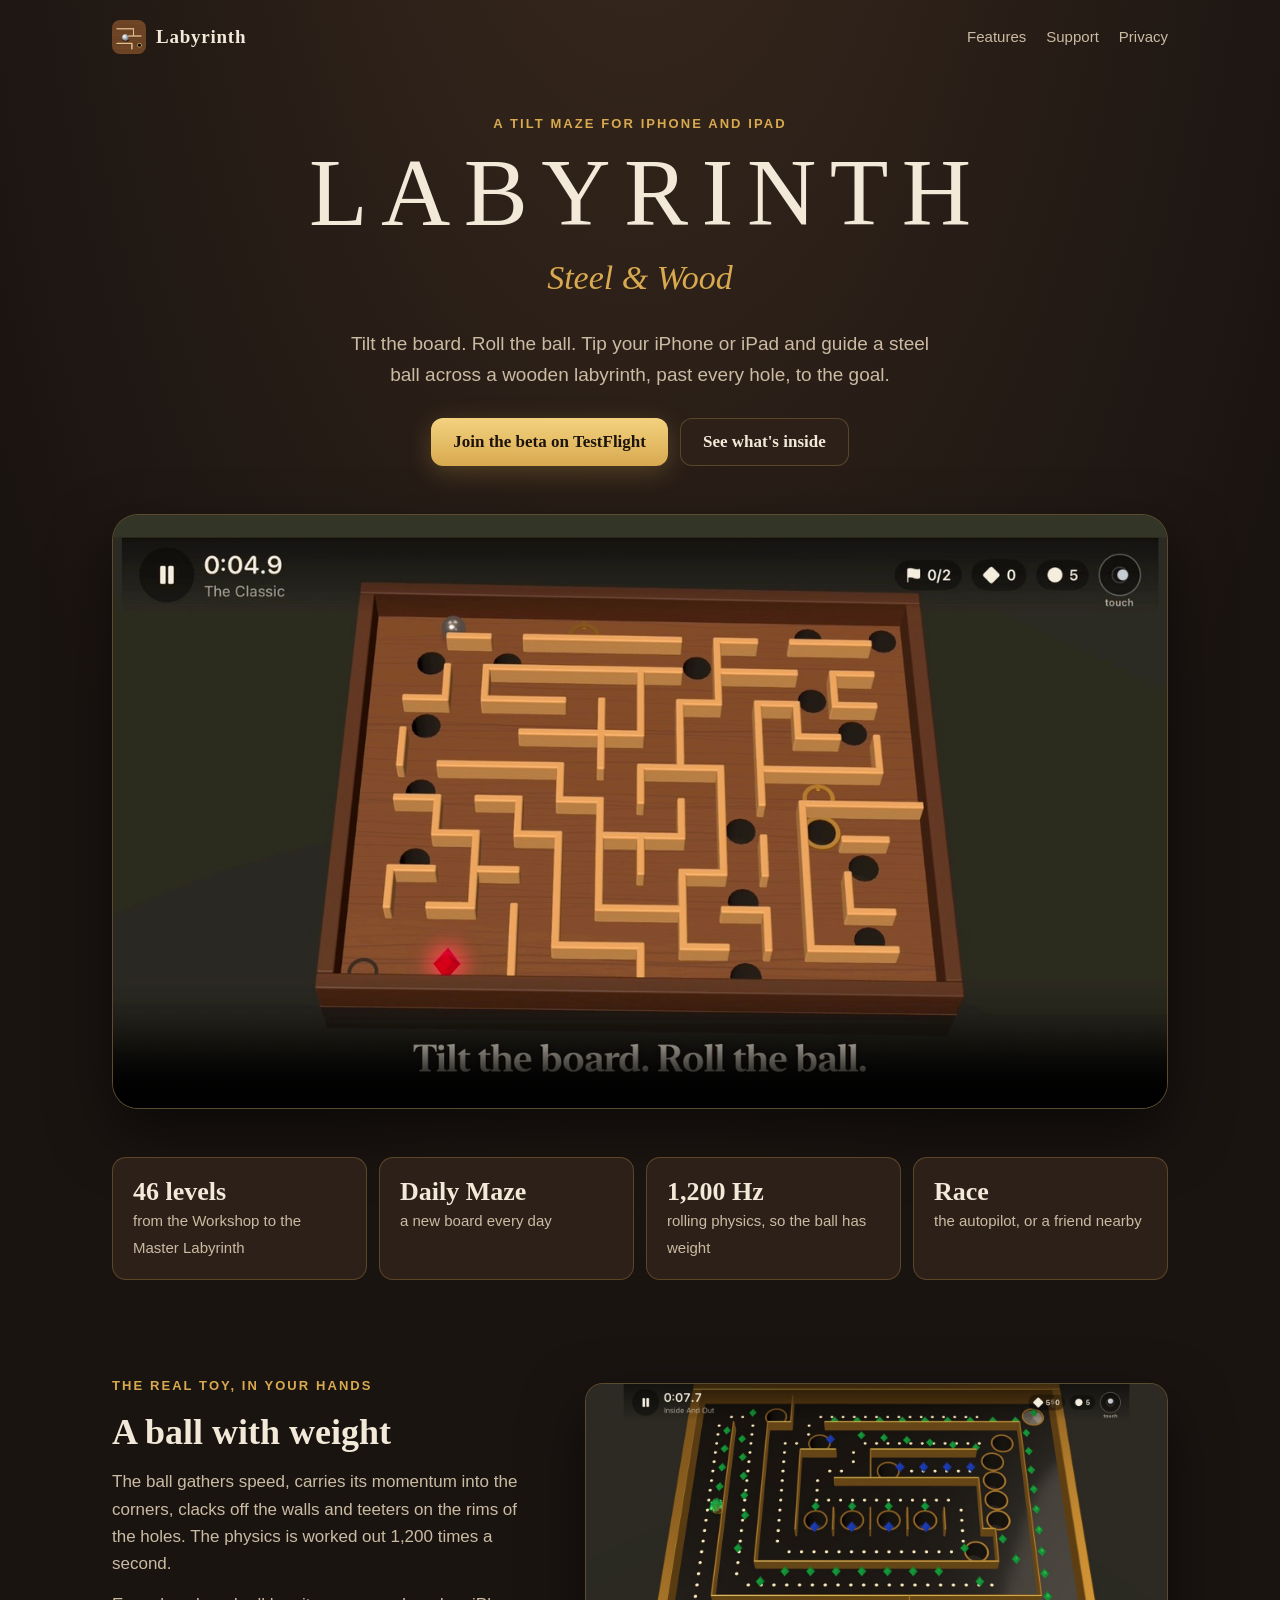
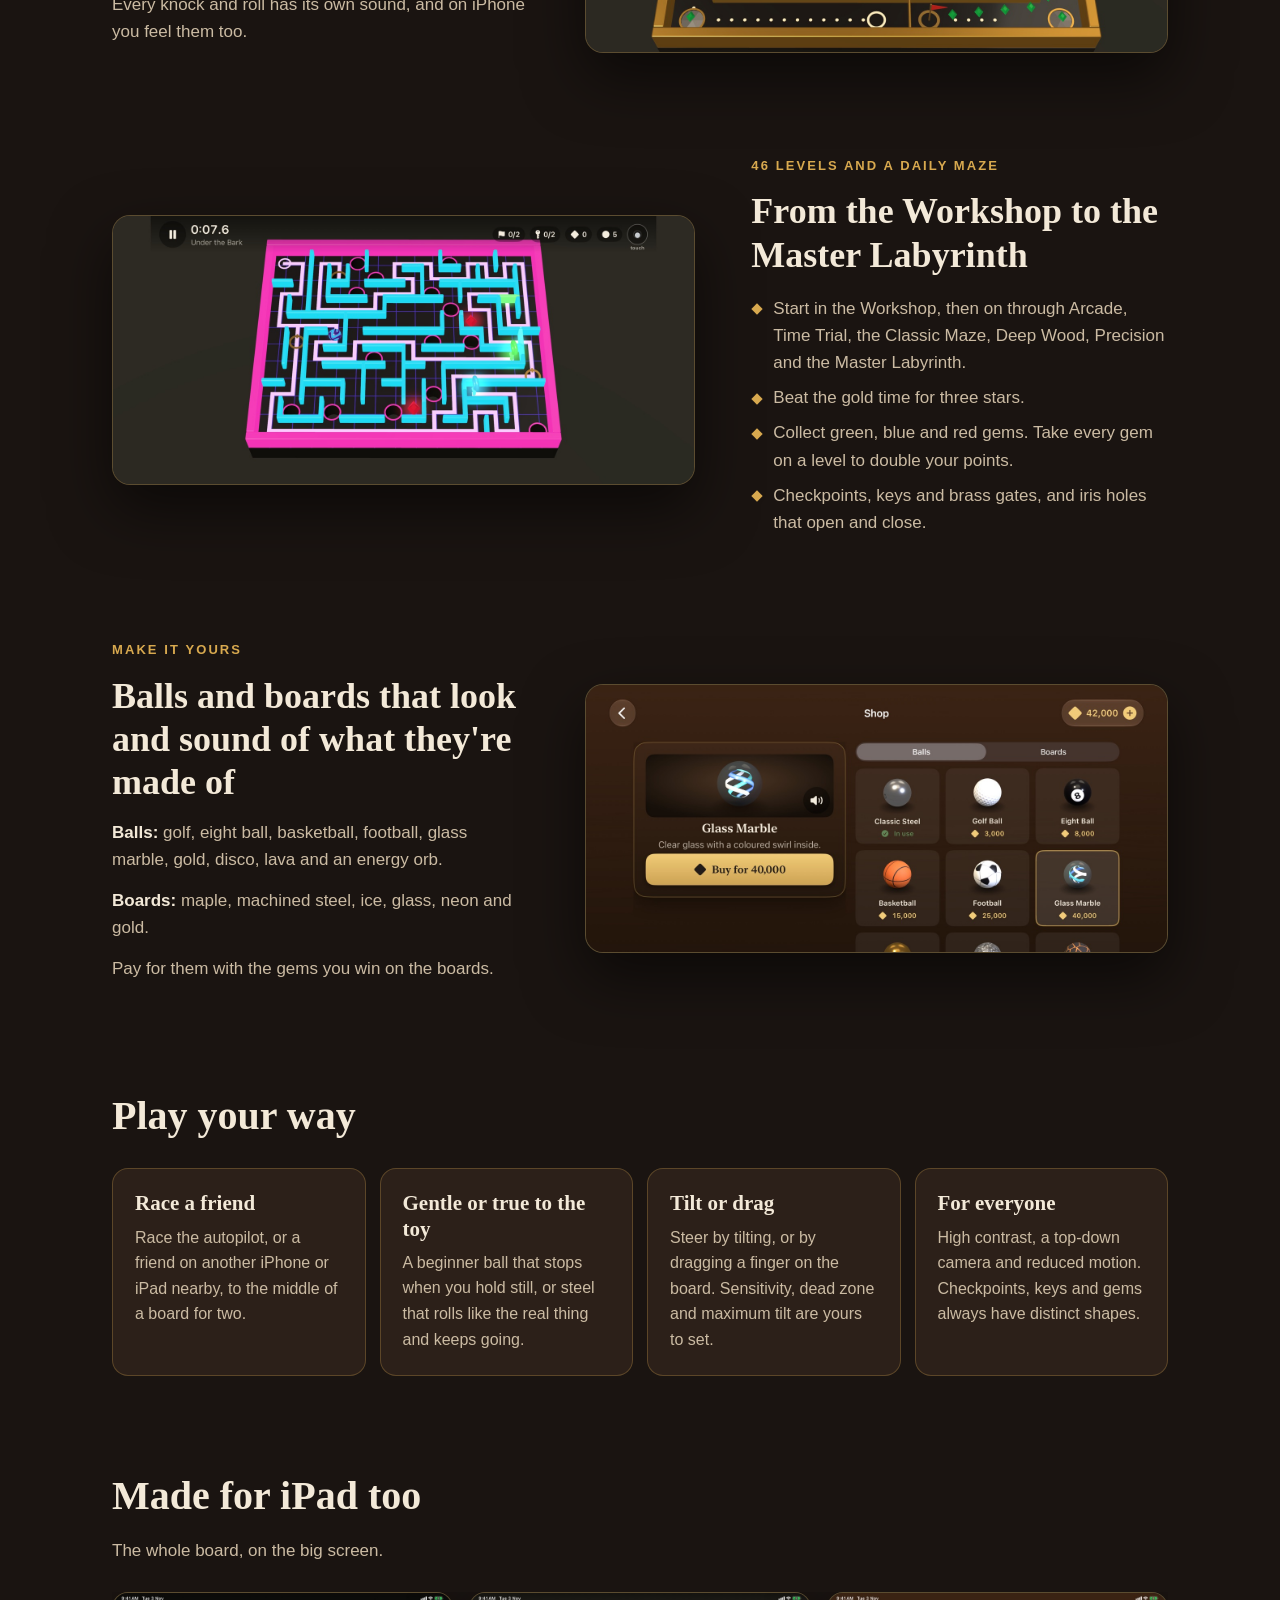
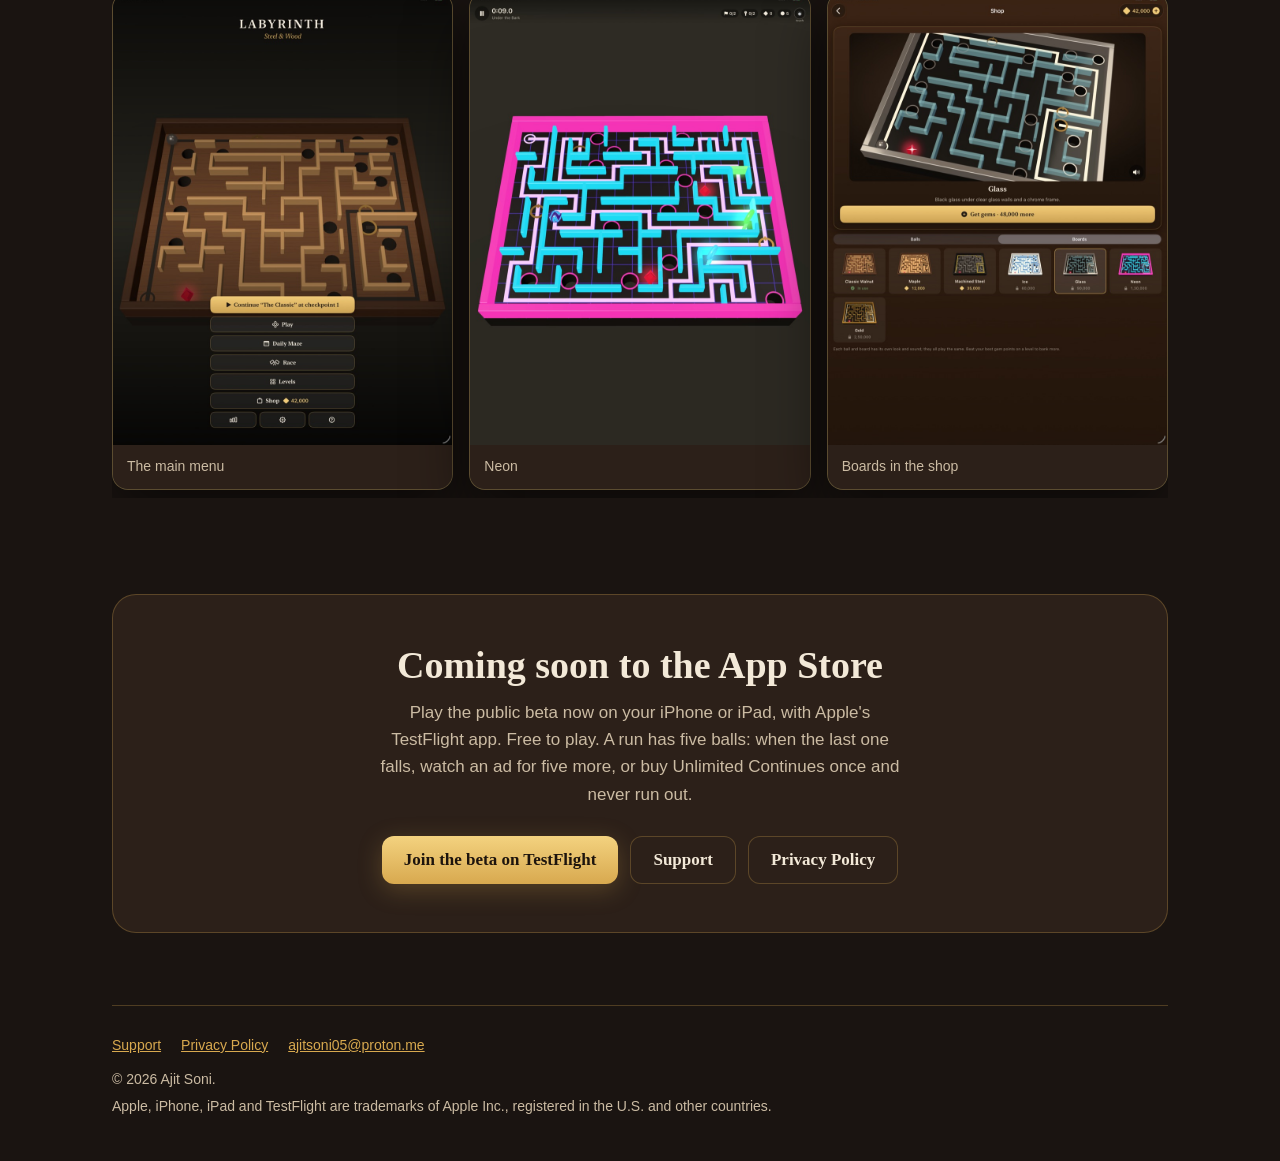
<file: labyrinth/index.html>
<!doctype html>
<html lang="en">
<head>
<meta charset="utf-8">
<meta name="viewport" content="width=device-width, initial-scale=1">
<title>Labyrinth: Steel &amp; Wood · the tilt maze for iPhone and iPad</title>
<meta name="description" content="Tip your iPhone or iPad and roll a steel ball through a wooden labyrinth, past the holes, to the goal. Real rolling physics, 46 levels and a new maze every day.">
<meta name="theme-color" content="#1a1411">
<link rel="canonical" href="https://ajitsoni05.github.io/labyrinth/">
<meta property="og:type" content="website">
<meta property="og:url" content="https://ajitsoni05.github.io/labyrinth/">
<meta property="og:title" content="Labyrinth: Steel &amp; Wood">
<meta property="og:description" content="Tilt the board. Roll the ball. The wooden tilt maze for iPhone and iPad.">
<meta property="og:image" content="https://ajitsoni05.github.io/labyrinth/images/iphone-01-classic.jpg">
<meta name="twitter:card" content="summary_large_image">
<link rel="icon" href="favicon.png" type="image/png">
<link rel="apple-touch-icon" href="apple-touch-icon.png">
<link rel="stylesheet" href="style.css">
</head>
<body>
<header class="site-header wrap">
<a class="brand" href="index.html"><img src="images/icon-256.png" alt="" width="34" height="34"><span>Labyrinth</span></a>
<nav><a href="#features">Features</a><a href="support.html">Support</a><a href="privacy.html">Privacy</a></nav>
</header>

<main class="wrap">
<section class="intro">
<p class="eyebrow">A tilt maze for iPhone and iPad</p>
<h1 class="wordmark">LABYRINTH</h1>
<p class="wordmark-sub">Steel &amp; Wood</p>
<p class="tagline">Tilt the board. Roll the ball. Tip your iPhone or iPad and guide a steel ball across a wooden labyrinth, past every hole, to the goal.</p>
<div class="actions">
<!-- When the game is live, replace this with Apple's "Download on the App Store" badge linking to the listing. -->
<a class="button button-gold" href="https://testflight.apple.com/join/ynHM7mc5">Join the beta on TestFlight</a>
<a class="button button-quiet" href="#features">See what's inside</a>
</div>
<figure class="shot hero-shot"><video data-promo src="images/labyrinth-promo.mp4" poster="images/labyrinth-promo.jpg" width="1280" height="720" autoplay muted loop playsinline controls aria-label="The promo: a steel ball rolling through wooden, gold and neon tilt mazes, more balls and boards, the Daily Maze, and the game on Apple Watch."></video></figure>
<script>
// With reduced motion, the promo waits for a press of play.
if (matchMedia("(prefers-reduced-motion: reduce)").matches) { const v = document.querySelector("[data-promo]"); v.removeAttribute("autoplay"); v.pause(); }
</script>
</section>

<section class="facts" aria-label="At a glance">
<div class="fact"><b>46 levels</b><span>from the Workshop to the Master Labyrinth</span></div>
<div class="fact"><b>Daily Maze</b><span>a new board every day</span></div>
<div class="fact"><b>1,200 Hz</b><span>rolling physics, so the ball has weight</span></div>
<div class="fact"><b>Race</b><span>the autopilot, or a friend nearby</span></div>
</section>

<section class="feature" id="features">
<div class="feature-text">
<p class="eyebrow">The real toy, in your hands</p>
<h2>A ball with weight</h2>
<p>The ball gathers speed, carries its momentum into the corners, clacks off the walls and teeters on the rims of the holes. The physics is worked out 1,200 times a second.</p>
<p>Every knock and roll has its own sound, and on iPhone you feel them too.</p>
</div>
<figure class="shot"><img src="images/iphone-03-gold.jpg" width="1434" height="660" loading="lazy" alt="Inside and Out on the gold board, with rows of green and blue gems around the holes."></figure>
</section>

<section class="feature flip">
<div class="feature-text">
<p class="eyebrow">46 levels and a Daily Maze</p>
<h2>From the Workshop to the Master Labyrinth</h2>
<ul class="ticks">
<li>Start in the Workshop, then on through Arcade, Time Trial, the Classic Maze, Deep Wood, Precision and the Master Labyrinth.</li>
<li>Beat the gold time for three stars.</li>
<li>Collect green, blue and red gems. Take every gem on a level to double your points.</li>
<li>Checkpoints, keys and brass gates, and iris holes that open and close.</li>
</ul>
</div>
<figure class="shot"><img src="images/iphone-02-neon.jpg" width="1434" height="660" loading="lazy" alt="Under the Bark on the neon board: cyan walls, pink holes, keys and gems, with the energy orb."></figure>
</section>

<section class="feature">
<div class="feature-text">
<p class="eyebrow">Make it yours</p>
<h2>Balls and boards that look and sound of what they're made of</h2>
<p><strong>Balls:</strong> golf, eight ball, basketball, football, glass marble, gold, disco, lava and an energy orb.</p>
<p><strong>Boards:</strong> maple, machined steel, ice, glass, neon and gold.</p>
<p>Pay for them with the gems you win on the boards.</p>
</div>
<figure class="shot"><img src="images/iphone-04-shop-balls.jpg" width="1434" height="660" loading="lazy" alt="The shop, with the glass marble chosen, next to golf, eight ball, basketball and football balls."></figure>
</section>

<section class="section">
<h2 class="section-title">Play your way</h2>
<div class="cards">
<div class="card"><h3>Race a friend</h3><p>Race the autopilot, or a friend on another iPhone or iPad nearby, to the middle of a board for two.</p></div>
<div class="card"><h3>Gentle or true to the toy</h3><p>A beginner ball that stops when you hold still, or steel that rolls like the real thing and keeps going.</p></div>
<div class="card"><h3>Tilt or drag</h3><p>Steer by tilting, or by dragging a finger on the board. Sensitivity, dead zone and maximum tilt are yours to set.</p></div>
<div class="card"><h3>For everyone</h3><p>High contrast, a top-down camera and reduced motion. Checkpoints, keys and gems always have distinct shapes.</p></div>
</div>
</section>

<section class="section">
<h2 class="section-title">Made for iPad too</h2>
<p>The whole board, on the big screen.</p>
<div class="ipads">
<figure class="shot"><img src="images/ipad-06-menu.jpg" width="860" height="1146" loading="lazy" alt="The main menu on iPad, over the Classic board."><figcaption>The main menu</figcaption></figure>
<figure class="shot"><img src="images/ipad-02-neon.jpg" width="860" height="1146" loading="lazy" alt="The neon board on iPad."><figcaption>Neon</figcaption></figure>
<figure class="shot"><img src="images/ipad-05-shop-boards.jpg" width="860" height="1146" loading="lazy" alt="The shop's boards on iPad."><figcaption>Boards in the shop</figcaption></figure>
</div>
</section>

<section class="closing">
<h2>Coming soon to the App Store</h2>
<p>Play the public beta now on your iPhone or iPad, with Apple's TestFlight app. Free to play. A run has five balls: when the last one falls, watch an ad for five more, or buy Unlimited Continues once and never run out.</p>
<!-- When the game is live, replace the TestFlight button with Apple's "Download on the App Store" badge too. -->
<div class="actions"><a class="button button-gold" href="https://testflight.apple.com/join/ynHM7mc5">Join the beta on TestFlight</a><a class="button button-quiet" href="support.html">Support</a><a class="button button-quiet" href="privacy.html">Privacy Policy</a></div>
</section>
</main>

<footer class="site-footer wrap">
<nav><a href="support.html">Support</a><a href="privacy.html">Privacy Policy</a><a href="mailto:ajitsoni05@proton.me?subject=Labyrinth%3A%20Steel%20%26%20Wood">ajitsoni05@proton.me</a></nav>
<p>© 2026 Ajit Soni.</p>
<p>Apple, iPhone, iPad and TestFlight are trademarks of Apple Inc., registered in the U.S. and other countries.</p>
</footer>
</body>
</html>
</file>
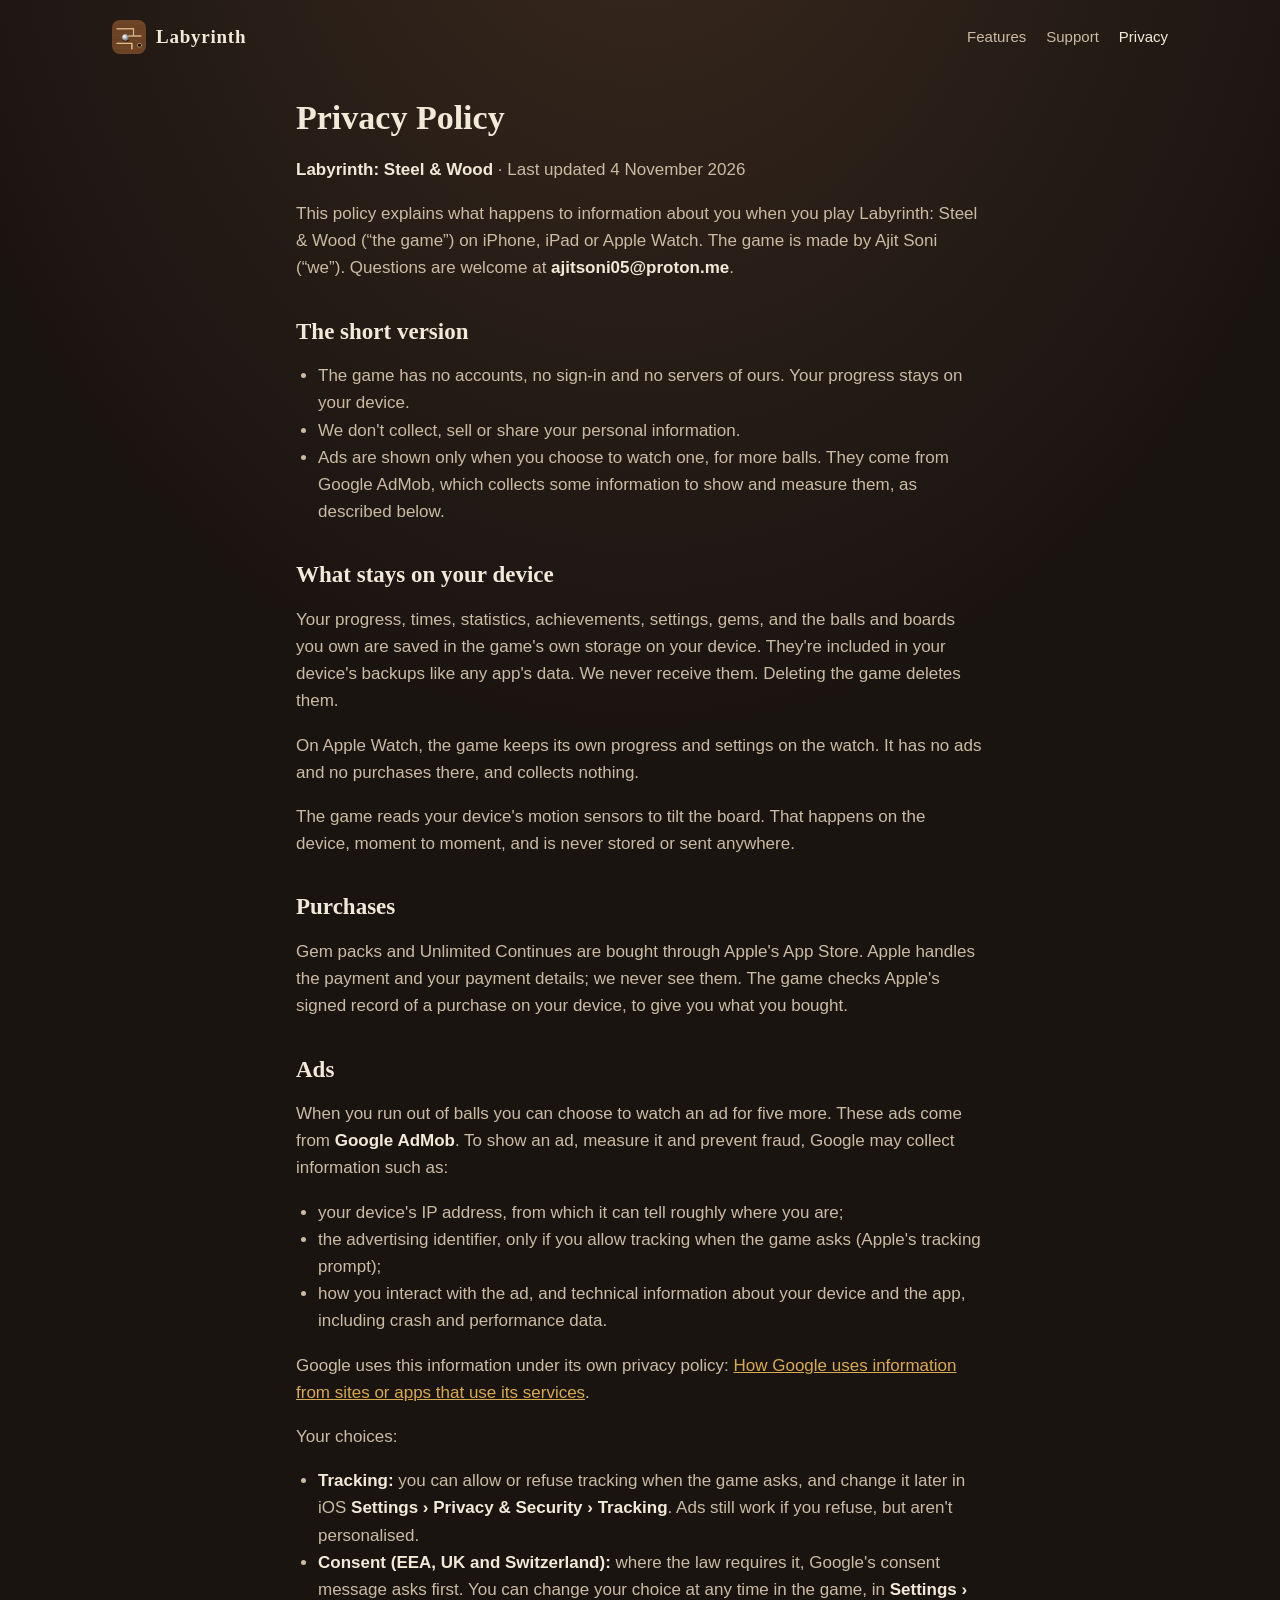
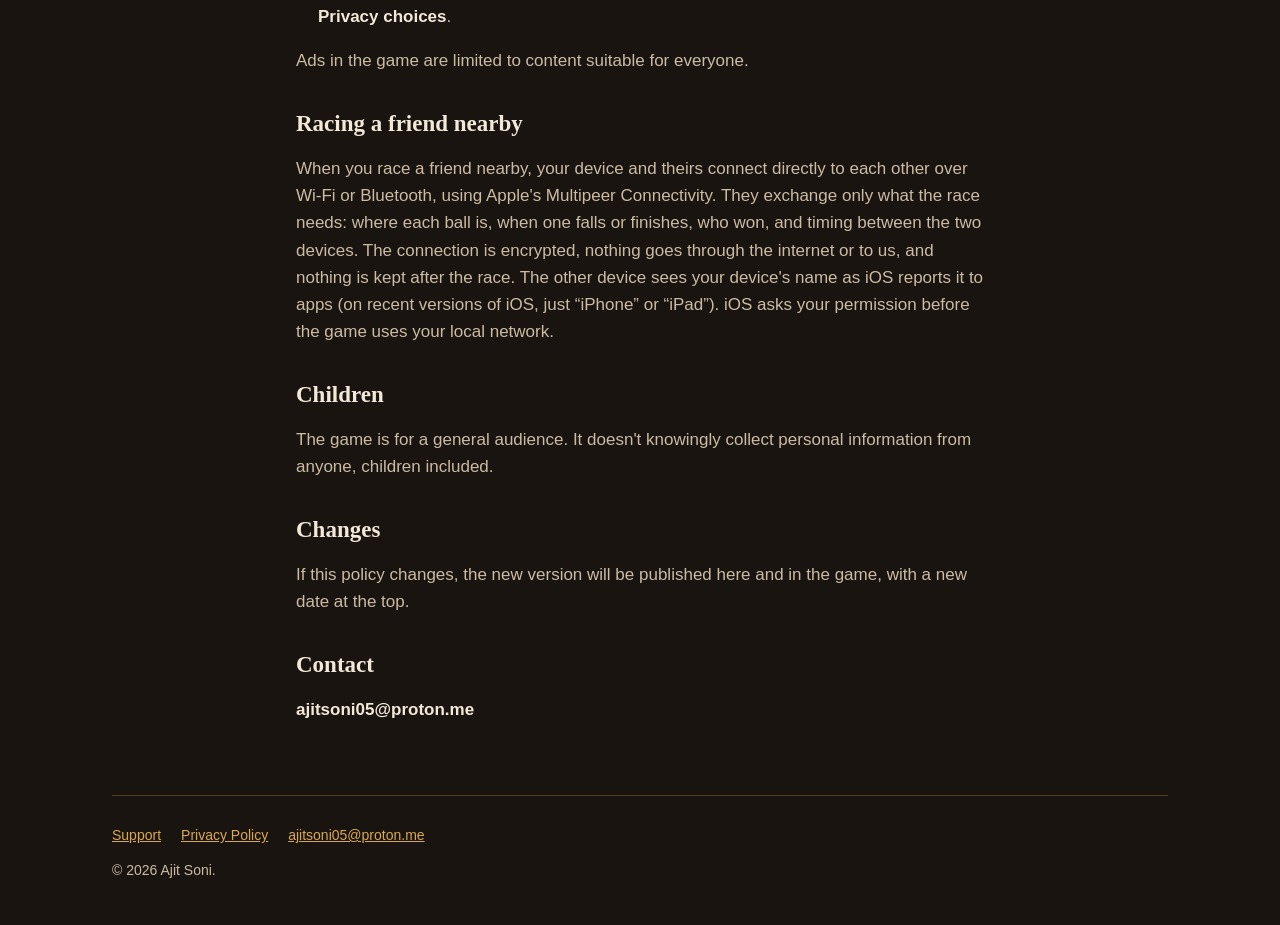
<file: labyrinth/privacy.html>
<!doctype html>
<html lang="en">
<head>
<meta charset="utf-8">
<meta name="viewport" content="width=device-width, initial-scale=1">
<title>Privacy Policy · Labyrinth: Steel &amp; Wood</title>
<meta name="theme-color" content="#1a1411">
<link rel="icon" href="favicon.png" type="image/png">
<link rel="apple-touch-icon" href="apple-touch-icon.png">
<link rel="stylesheet" href="style.css">
</head>
<body>
<header class="site-header wrap">
<a class="brand" href="index.html"><img src="images/icon-256.png" alt="" width="34" height="34"><span>Labyrinth</span></a>
<nav><a href="index.html#features">Features</a><a href="support.html">Support</a><a href="privacy.html" aria-current="page">Privacy</a></nav>
</header>
<main class="page">
<h1>Privacy Policy</h1>
<p><strong>Labyrinth: Steel &amp; Wood</strong> · Last updated 4 November 2026</p>
<p>This policy explains what happens to information about you when you play Labyrinth: Steel &amp; Wood (“the game”) on iPhone, iPad or Apple Watch. The game is made by Ajit Soni (“we”). Questions are welcome at <strong>ajitsoni05@proton.me</strong>.</p>
<h2>The short version</h2>
<ul>
<li>The game has no accounts, no sign-in and no servers of ours. Your progress stays on your device.</li>
<li>We don't collect, sell or share your personal information.</li>
<li>Ads are shown only when you choose to watch one, for more balls. They come from Google AdMob, which collects some information to show and measure them, as described below.</li>
</ul>
<h2>What stays on your device</h2>
<p>Your progress, times, statistics, achievements, settings, gems, and the balls and boards you own are saved in the game's own storage on your device. They're included in your device's backups like any app's data. We never receive them. Deleting the game deletes them.</p>
<p>On Apple Watch, the game keeps its own progress and settings on the watch. It has no ads and no purchases there, and collects nothing.</p>
<p>The game reads your device's motion sensors to tilt the board. That happens on the device, moment to moment, and is never stored or sent anywhere.</p>
<h2>Purchases</h2>
<p>Gem packs and Unlimited Continues are bought through Apple's App Store. Apple handles the payment and your payment details; we never see them. The game checks Apple's signed record of a purchase on your device, to give you what you bought.</p>
<h2>Ads</h2>
<p>When you run out of balls you can choose to watch an ad for five more. These ads come from <strong>Google AdMob</strong>. To show an ad, measure it and prevent fraud, Google may collect information such as:</p>
<ul>
<li>your device's IP address, from which it can tell roughly where you are;</li>
<li>the advertising identifier, only if you allow tracking when the game asks (Apple's tracking prompt);</li>
<li>how you interact with the ad, and technical information about your device and the app, including crash and performance data.</li>
</ul>
<p>Google uses this information under its own privacy policy: <a href="https://policies.google.com/technologies/partner-sites">How Google uses information from sites or apps that use its services</a>.</p>
<p>Your choices:</p>
<ul>
<li><strong>Tracking:</strong> you can allow or refuse tracking when the game asks, and change it later in iOS <strong>Settings › Privacy &amp; Security › Tracking</strong>. Ads still work if you refuse, but aren't personalised.</li>
<li><strong>Consent (EEA, UK and Switzerland):</strong> where the law requires it, Google's consent message asks first. You can change your choice at any time in the game, in <strong>Settings › Privacy choices</strong>.</li>
</ul>
<p>Ads in the game are limited to content suitable for everyone.</p>
<h2>Racing a friend nearby</h2>
<p>When you race a friend nearby, your device and theirs connect directly to each other over Wi-Fi or Bluetooth, using Apple's Multipeer Connectivity. They exchange only what the race needs: where each ball is, when one falls or finishes, who won, and timing between the two devices. The connection is encrypted, nothing goes through the internet or to us, and nothing is kept after the race. The other device sees your device's name as iOS reports it to apps (on recent versions of iOS, just “iPhone” or “iPad”). iOS asks your permission before the game uses your local network.</p>
<h2>Children</h2>
<p>The game is for a general audience. It doesn't knowingly collect personal information from anyone, children included.</p>
<h2>Changes</h2>
<p>If this policy changes, the new version will be published here and in the game, with a new date at the top.</p>
<h2>Contact</h2>
<p><strong>ajitsoni05@proton.me</strong></p>
</main>
<footer class="site-footer wrap">
<nav><a href="support.html">Support</a><a href="privacy.html">Privacy Policy</a><a href="mailto:ajitsoni05@proton.me?subject=Labyrinth%3A%20Steel%20%26%20Wood">ajitsoni05@proton.me</a></nav>
<p>© 2026 Ajit Soni.</p>
</footer>
</body>
</html>
</file>
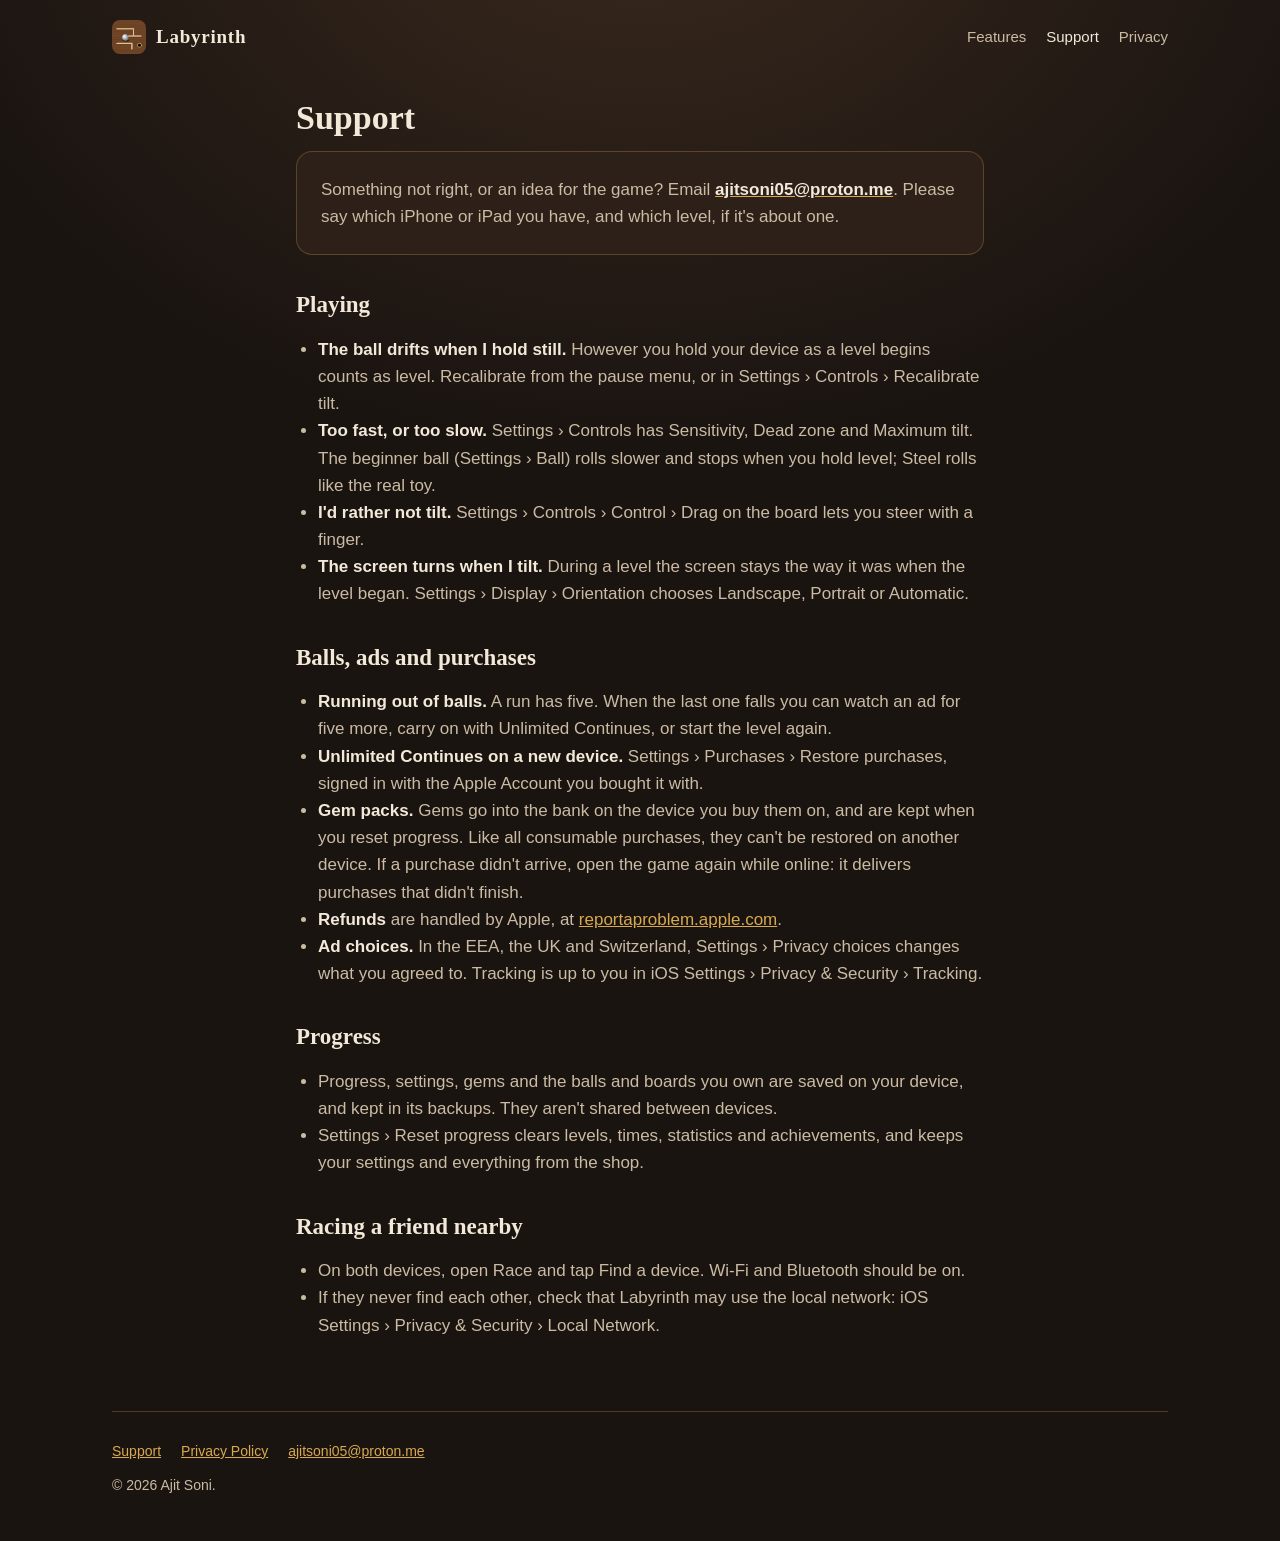
<file: labyrinth/support.html>
<!doctype html>
<html lang="en">
<head>
<meta charset="utf-8">
<meta name="viewport" content="width=device-width, initial-scale=1">
<title>Support · Labyrinth: Steel &amp; Wood</title>
<meta name="theme-color" content="#1a1411">
<link rel="icon" href="favicon.png" type="image/png">
<link rel="apple-touch-icon" href="apple-touch-icon.png">
<link rel="stylesheet" href="style.css">
</head>
<body>
<header class="site-header wrap">
<a class="brand" href="index.html"><img src="images/icon-256.png" alt="" width="34" height="34"><span>Labyrinth</span></a>
<nav><a href="index.html#features">Features</a><a href="support.html" aria-current="page">Support</a><a href="privacy.html">Privacy</a></nav>
</header>
<main class="page">
<h1>Support</h1>
<div class="hero"><p>Something not right, or an idea for the game? Email <a href="mailto:ajitsoni05@proton.me?subject=Labyrinth%3A%20Steel%20%26%20Wood"><strong>ajitsoni05@proton.me</strong></a>. Please say which iPhone or iPad you have, and which level, if it's about one.</p></div>

<h2>Playing</h2>
<ul>
<li><strong>The ball drifts when I hold still.</strong> However you hold your device as a level begins counts as level. Recalibrate from the pause menu, or in Settings › Controls › Recalibrate tilt.</li>
<li><strong>Too fast, or too slow.</strong> Settings › Controls has Sensitivity, Dead zone and Maximum tilt. The beginner ball (Settings › Ball) rolls slower and stops when you hold level; Steel rolls like the real toy.</li>
<li><strong>I'd rather not tilt.</strong> Settings › Controls › Control › Drag on the board lets you steer with a finger.</li>
<li><strong>The screen turns when I tilt.</strong> During a level the screen stays the way it was when the level began. Settings › Display › Orientation chooses Landscape, Portrait or Automatic.</li>
</ul>

<h2>Balls, ads and purchases</h2>
<ul>
<li><strong>Running out of balls.</strong> A run has five. When the last one falls you can watch an ad for five more, carry on with Unlimited Continues, or start the level again.</li>
<li><strong>Unlimited Continues on a new device.</strong> Settings › Purchases › Restore purchases, signed in with the Apple Account you bought it with.</li>
<li><strong>Gem packs.</strong> Gems go into the bank on the device you buy them on, and are kept when you reset progress. Like all consumable purchases, they can't be restored on another device. If a purchase didn't arrive, open the game again while online: it delivers purchases that didn't finish.</li>
<li><strong>Refunds</strong> are handled by Apple, at <a href="https://reportaproblem.apple.com">reportaproblem.apple.com</a>.</li>
<li><strong>Ad choices.</strong> In the EEA, the UK and Switzerland, Settings › Privacy choices changes what you agreed to. Tracking is up to you in iOS Settings › Privacy &amp; Security › Tracking.</li>
</ul>

<h2>Progress</h2>
<ul>
<li>Progress, settings, gems and the balls and boards you own are saved on your device, and kept in its backups. They aren't shared between devices.</li>
<li>Settings › Reset progress clears levels, times, statistics and achievements, and keeps your settings and everything from the shop.</li>
</ul>

<h2>Racing a friend nearby</h2>
<ul>
<li>On both devices, open Race and tap Find a device. Wi-Fi and Bluetooth should be on.</li>
<li>If they never find each other, check that Labyrinth may use the local network: iOS Settings › Privacy &amp; Security › Local Network.</li>
</ul>
</main>
<footer class="site-footer wrap">
<nav><a href="support.html">Support</a><a href="privacy.html">Privacy Policy</a><a href="mailto:ajitsoni05@proton.me?subject=Labyrinth%3A%20Steel%20%26%20Wood">ajitsoni05@proton.me</a></nav>
<p>© 2026 Ajit Soni.</p>
</footer>
</body>
</html>
</file>
<file: labyrinth/style.css>
/* The site's look follows the game's: dark wood, paper text, brass trim. One sheet for every page. */
:root {
  color-scheme: dark;
  --bg: #1a1411; --wood: #241710; --panel: #2c2019; --panel-2: #36271d;
  --line: rgba(216, 169, 79, 0.28); --paper: #f3e9d8; --muted: #cbbba3; --brass: #d8a94f; --brass-bright: #f0c977;
  --serif: ui-serif, "New York", Georgia, "Times New Roman", serif;
  --sans: -apple-system, BlinkMacSystemFont, "Helvetica Neue", Arial, sans-serif;
}
* { box-sizing: border-box; }
html { scroll-behavior: smooth; }
@media (prefers-reduced-motion: reduce) { html { scroll-behavior: auto; } }
body {
  margin: 0; color: var(--paper); font: 17px/1.6 var(--sans);
  background: radial-gradient(ellipse 90% 60% at 50% -10%, #3b2a1e 0%, var(--bg) 65%) no-repeat, var(--bg);
}
img, video { display: block; max-width: 100%; height: auto; }
a { color: var(--brass); }
a:hover { color: var(--brass-bright); }
h1, h2, h3 { font-family: var(--serif); font-weight: 600; line-height: 1.2; }
p, li { color: var(--muted); }
strong { color: var(--paper); }
.wrap { max-width: 1120px; margin: 0 auto; padding: 0 16px; }
@media (min-width: 720px) { .wrap { padding: 0 32px; } }

/* Header and footer, on every page */
.site-header { display: flex; align-items: center; justify-content: space-between; gap: 16px; padding-top: 20px; padding-bottom: 20px; }
.brand { display: flex; align-items: center; gap: 10px; color: var(--paper); text-decoration: none; font-family: var(--serif); font-size: 19px; font-weight: 600; letter-spacing: 0.04em; }
.brand img { width: 34px; height: 34px; border-radius: 8px; }
.site-header nav { display: flex; gap: 20px; font-size: 15px; }
.site-header nav a { color: var(--muted); text-decoration: none; }
.site-header nav a:hover, .site-header nav a[aria-current] { color: var(--paper); }
@media (max-width: 560px) { .brand span { display: none; } .site-header nav { gap: 16px; } }
.site-footer { margin-top: 72px; padding-bottom: 40px; font-size: 14px; color: var(--muted); }
.site-footer::before { content: ""; display: block; border-top: 1px solid var(--line); margin-bottom: 28px; }
.site-footer p { margin: 4px 0; }
.site-footer nav { display: flex; flex-wrap: wrap; gap: 8px 20px; margin-bottom: 12px; }

/* Text pages: support and privacy */
.page { max-width: 720px; margin: 0 auto; padding: 16px 16px 0; }
.page h1 { font-size: 34px; margin: 8px 0 12px; }
.page h2 { font-size: 23px; margin: 36px 0 8px; }
.page ul { padding-left: 22px; }
.hero { background: var(--panel); border: 1px solid var(--line); border-radius: 16px; padding: 24px; margin: 8px 0 24px; }
.hero p { margin: 0; }

/* Landing page */
.eyebrow { margin: 0 0 10px; font-size: 13px; font-weight: 600; letter-spacing: 0.16em; text-transform: uppercase; color: var(--brass); }
.intro { text-align: center; padding-top: 40px; }
.wordmark { margin: 0; font-size: clamp(46px, 10vw, 96px); font-weight: 500; letter-spacing: 0.14em; line-height: 1; padding-left: 0.14em; }
.wordmark-sub { margin: 10px 0 0; font-family: var(--serif); font-style: italic; font-size: clamp(22px, 3.6vw, 34px); color: var(--brass); }
.tagline { max-width: 580px; margin: 24px auto 0; font-size: 19px; }
.actions { display: flex; flex-wrap: wrap; justify-content: center; gap: 12px; margin-top: 28px; }
.button { display: inline-flex; align-items: center; gap: 8px; min-height: 48px; padding: 0 22px; border-radius: 12px; font-family: var(--serif); font-size: 17px; font-weight: 600; text-decoration: none; }
.button-gold { background: linear-gradient(#f3d27f, #d8a94f); color: #1d140d; box-shadow: 0 6px 24px rgba(216, 169, 79, 0.25); }
.button-gold:hover { color: #1d140d; filter: brightness(1.06); }
.button-quiet { border: 1px solid var(--line); background: var(--panel); color: var(--paper); }
.button-quiet:hover { color: var(--paper); background: var(--panel-2); }
.shot { margin: 0; border-radius: 18px; overflow: hidden; border: 1px solid var(--line); background: #2b2824; box-shadow: 0 24px 60px rgba(0, 0, 0, 0.55); }
.hero-shot { margin-top: 48px; }
@media (min-width: 720px) { .hero-shot { border-radius: 26px; } }

.facts { display: grid; grid-template-columns: repeat(2, 1fr); gap: 12px; margin-top: 48px; }
@media (min-width: 860px) { .facts { grid-template-columns: repeat(4, 1fr); } }
.fact { background: var(--panel); border: 1px solid var(--line); border-radius: 14px; padding: 18px 20px; }
.fact b { display: block; font-family: var(--serif); font-size: 26px; font-weight: 600; color: var(--paper); line-height: 1.2; }
.fact span { font-size: 15px; color: var(--muted); }

.section { margin-top: 96px; }
.section-title { font-size: clamp(28px, 4vw, 40px); margin: 0 0 12px; }
.feature { display: grid; gap: 28px; align-items: center; margin-top: 96px; }
@media (min-width: 860px) {
  .feature { grid-template-columns: 5fr 7fr; gap: 56px; }
  .feature.flip { grid-template-columns: 7fr 5fr; }
  .feature.flip .feature-text { order: 2; }
}
.feature h2 { font-size: clamp(26px, 3.4vw, 36px); margin: 0 0 14px; }
.feature p { margin: 0 0 14px; }
.ticks { list-style: none; padding: 0; margin: 18px 0 0; }
.ticks li { position: relative; padding-left: 22px; margin: 8px 0; }
.ticks li::before { content: ""; position: absolute; left: 2px; top: 0.62em; width: 8px; height: 8px; background: var(--brass); transform: rotate(45deg); }

.cards { display: grid; gap: 14px; grid-template-columns: repeat(auto-fit, minmax(240px, 1fr)); margin-top: 28px; }
.card { background: var(--panel); border: 1px solid var(--line); border-radius: 16px; padding: 22px; }
.card h3 { font-size: 21px; margin: 0 0 8px; }
.card p { margin: 0; font-size: 16px; }

.ipads { display: grid; grid-auto-flow: column; grid-auto-columns: minmax(240px, 1fr); gap: 16px; margin-top: 28px; overflow-x: auto; scroll-snap-type: x mandatory; padding-bottom: 8px; }
.ipads .shot { scroll-snap-align: start; border-radius: 16px; }
.ipads figcaption { padding: 10px 14px 12px; font-size: 14px; color: var(--muted); background: var(--panel); }

.closing { text-align: center; margin-top: 96px; padding: 48px 24px; background: var(--panel); border: 1px solid var(--line); border-radius: 24px; }
.closing h2 { font-size: clamp(26px, 4vw, 38px); margin: 0 0 10px; }
.closing p { margin: 0 auto; max-width: 520px; }
</file>
